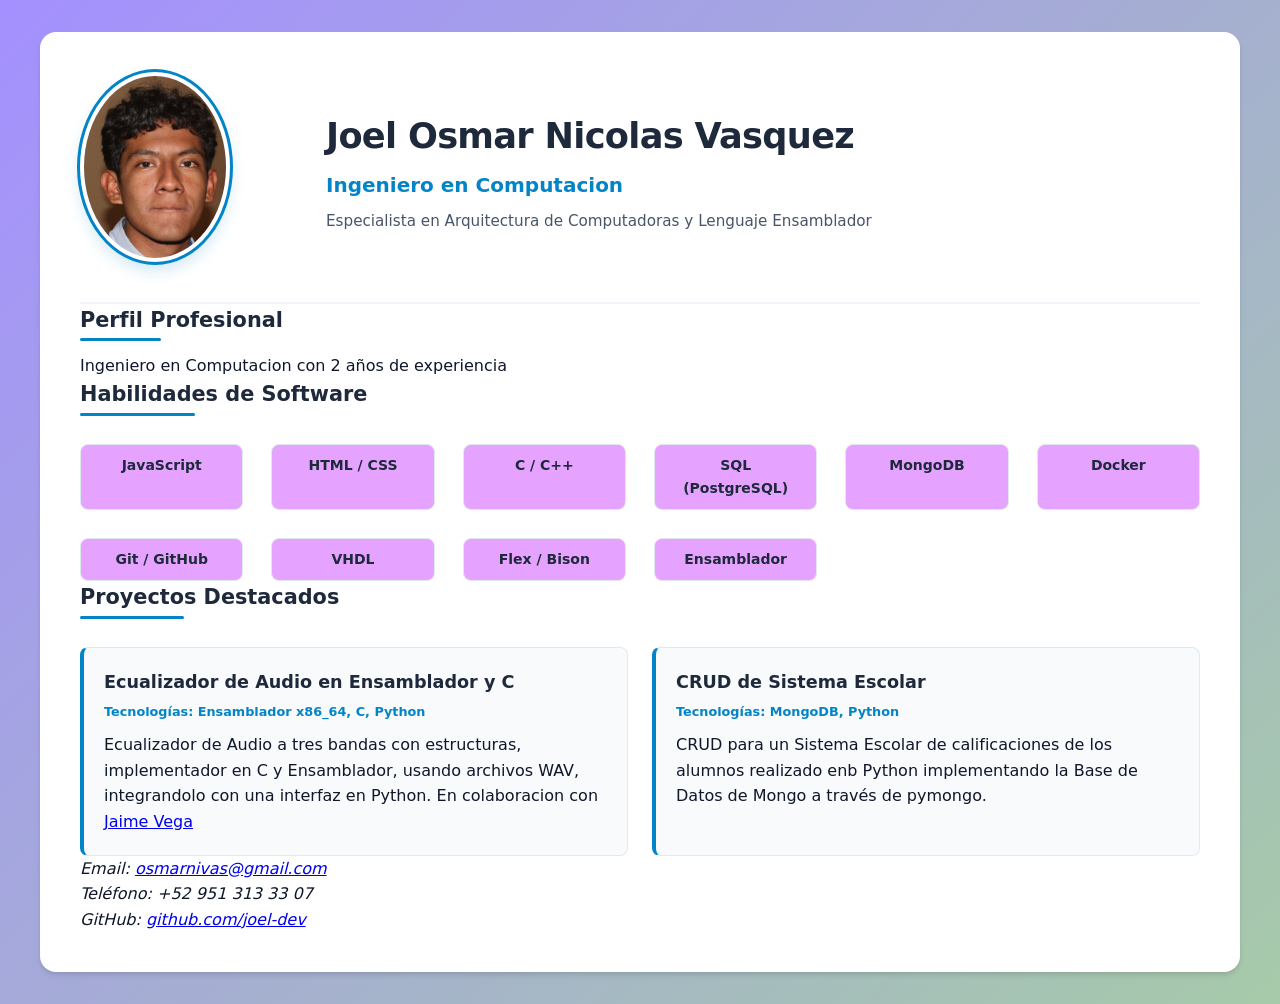
<file: index.html>
<!DOCTYPE html>
<html lang="es">

<head>
    <meta charset="UTF-8">
    <meta name="viewport" content="width=device-width, initial-scale=1.0">
    <title>CV - Ing. Joel Osmar Nicolas Vasquez</title>
    <link rel="stylesheet" href="./css/styles.css">
</head>

<body>
    
    <div class="cv-container">
        <header class="profile-header">
            <div class="avatar-wrapper">
                <img src="img/joel.jpg"
                    alt="Fotografía de Joel" class="profile-avatar">
            </div>
            <div class="profile-title">
                <h1>Joel Osmar Nicolas Vasquez</h1>
                <h2>Ingeniero en Computacion</h2>
                <p class="tagline">Especialista en Arquitectura de Computadoras y Lenguaje Ensamblador</p>
            </div>
        </header>

        <main>
            <section class="cv-section about-section">
                <h3 class="section-title">Perfil Profesional</h3>
                <p>
                    Ingeniero en Computacion con 2 años de experiencia
                </p>
            </section>

            <section class="cv-section skills-section">
                <h3 class="section-title">Habilidades de Software</h3>
                <div class="skills-grid">
                    <span class="skill-badge">JavaScript</span>
                    <span class="skill-badge">HTML / CSS</span>
                    <span class="skill-badge">C / C++</span>
                    <span class="skill-badge">SQL (PostgreSQL)</span>
                    <span class="skill-badge">MongoDB</span>
                    <span class="skill-badge">Docker</span>
                    <span class="skill-badge">Git / GitHub</span>
                    <span class="skill-badge">VHDL</span>
                    <span class="skill-badge">Flex / Bison</span>
                    <span class="skill-badge">Ensamblador</span>
                </div>
            </section>

            <section class="cv-section projects-section">
                <h3 class="section-title">Proyectos Destacados</h3>
                <div class="projects-grid">
                    <article class="project-card">
                        <h4>Ecualizador de Audio en Ensamblador y C</h4>
                        <p class="project-tech">Tecnologías: Ensamblador x86_64, C, Python</p>
                        <p>Ecualizador de Audio a tres bandas con estructuras, implementador
                            en C y Ensamblador, usando archivos WAV, integrandolo con una interfaz
                            en Python. En colaboracion con <a href="https://github.com/JaimeVGA" target="_blank" rel="noopener noreferrer">Jaime Vega</a>
                        </p>
                    </article>

                    <article class="project-card">
                        <h4>CRUD de Sistema Escolar</h4>
                        <p class="project-tech">Tecnologías: MongoDB, Python</p>
                        <p>CRUD para un Sistema Escolar de calificaciones de los alumnos realizado enb Python
                            implementando la Base de Datos de Mongo a través de pymongo.</p>
                    </article>

                </div>
            </section>

        </main>

        <footer class="cv-footer">
            <address class="contact-info">
                <p>Email: <a href="mailto:osmarnivas.com">osmarnivas@gmail.com</a></p>
                <p>Teléfono: +52 951 313 33 07</p>
                <p>GitHub: <a href="https://github.com/Joel-Osmar" target="_blank">github.com/joel-dev</a></p>
            </address>
        </footer>
    </div>

</body>

</html>
</file>
<file: css/styles.css>
* {
    margin: 0;
    padding: 0;
    box-sizing: border-box;
}

:root {
    --primary-color: #1e293b;       /* Azul oscuro sobrio */
    --accent-color: #0284c7;        /* Azul brillante tecnológico */
    --accent-hover: #0369a1;        /* Azul al pasar el cursor */
    --bg-gradient: linear-gradient(135deg, #a490ff 0%, #a6caa9 100%);
    --card-bg: #ffffff;
    --text-primary: #0f172a;
    --text-secondary: #475569;
    --shadow-soft: 0 4px 6px -1px rgba(0, 0, 0, 0.1), 0 2px 4px -1px rgba(0, 0, 0, 0.06);
    --shadow-hover: 0 20px 25px -5px rgba(0, 0, 0, 0.1), 0 10px 10px -5px rgba(0, 0, 0, 0.04);
    --transition-smooth: all 0.3s cubic-bezier(0.4, 0, 0.2, 1);
}


body {
    font-family: 'Segoe UI', system-ui, -apple-system, sans-serif;
    background: var(--bg-gradient);
    color: var(--text-primary);
    line-height: 1.6;
    padding: 2rem 1rem;
    min-height: 100vh;
}

.cv-container {
    max-width: 1200px;
    margin: 0 auto;
    background: var(--card-bg);
    border-radius: 16px;
    padding: 2.5rem;
    box-shadow: var(--shadow-soft);
}


.avatar-wrapper {
    flex-shrink: 0;
}

.profile-avatar {
    /* Dimensiones asimétricas para forzar la forma de óvalo */
    width: 150px;
    height: 190px;
    
    /* El valor del 50% en una caja no cuaf8fafcdrada genera una elipse / óvalo perfecto */
    border-radius: 50%;
    
    /* Evita que la fotografía se deforme o estire */
    object-fit: cover;
    object-position: center top;
    
    /* Borde estético e iluminación */
    border: 4px solid var(--card-bg);
    outline: 3px solid var(--accent-color);
    box-shadow: 0 8px 16px rgba(2, 132, 199, 0.2);
    
    transition: var(--transition-smooth);
}


.profile-header {
    display: flex;
    align-items: center;
    gap: 6rem;
    padding-bottom: 2rem;
    border-bottom: 2px solid #f1f5f9;
}



.profile-title h1 {
    font-size: 2.2rem;
    color: var(--primary-color);
    letter-spacing: -0.02em;
}

.profile-title h2 {
    font-size: 1.25rem;
    color: var(--accent-color);
    font-weight: 800;
    margin-top: 0.25rem;
}


.tagline {
    color: var(--text-secondary);
    font-size: 0.95rem;
    margin-top: 0.5rem;
}



.skills-grid {
    display: grid;
    grid-template-columns: repeat(auto-fit, minmax(140px, 1fr));
    gap: 1.75rem;
    margin-top: 1rem;
}


.skill-badge {
    background-color: hsl(283, 100%, 82%);
    color: var(--primary-color);
    padding: 0.6rem 1rem;
    border-radius: 8px;
    font-size: 0.875rem;
    font-weight: 600;
    text-align: center;
    border: 1px solid #e2e8f0;
    transition: var(--transition-smooth);
}

.projects-grid {
    display: grid;
    grid-template-columns: repeat(auto-fit, minmax(280px, 1fr));
    gap: 1.5rem;
    margin-top: 1rem;
}



.project-card {
    background: #f8fafc;
    border: 1px solid #e2e8f0;
    border-left: 4px solid var(--accent-color);
    padding: 1.25rem;
    border-radius: 8px;
    transition: var(--transition-smooth);
}



.project-card h4 {
    color: var(--primary-color);
    font-size: 1.1rem;
    margin-bottom: 0.4rem;
}

.project-tech {
    font-size: 0.8rem;
    color: var(--accent-color);
    font-weight: 600;
    margin-bottom: 0.6rem;
}

.profile-avatar:hover {
    /* Escalado e inclinación sutil al pasar el mouse */
    transform: scale(1.05) rotate(2deg);
    outline-color: var(--accent-hover);
    box-shadow: 0 12px 24px rgba(2, 132, 199, 0.35);
    cursor: pointer;
}

.profile-card.skill-badge {
    /* Escalado e inclinación sutil al pasar el mouse */
    transform: scale(1.05) rotate(2deg);
    outline-color: var(--accent-hover);
    box-shadow: 0 12px 24px rgba(91, 49, 216, 0.35);
    cursor: pointer;
}


.project-card:hover {
    /* Efecto de levitación vertical */
    transform: translateY(-6px);
    background-color: #ffffff;
    box-shadow: var(--shadow-hover);
    border-color: #cbd5e1;
    border-left-color: var(--accent-hover);
}

.skill-badge:hover {
    background-color: var(--accent-color);
    color: #ffffff;
    transform: translateY(-2px);
    box-shadow: 0 4px 12px rgba(2, 132, 199, 0.3);
}

.project-card:hover {
    /* Efecto de levitación vertical */
    transform: translateY(-6px);
    background-color: #ffffff;
    box-shadow: var(--shadow-hover);
    border-color: #cbd5e1;
    border-left-color: var(--accent-hover);
}

.skill-badge:hover {
    background-color: var(--accent-color);
    color: #ffffff;
    transform: translateY(+8px);
    box-shadow: 0 14px 12px rgba(2, 199, 2, 0.31);
}


.section-title {
    font-size: 1.3rem;
    color: var(--primary-color);
    margin-bottom: 1rem;
    position: relative;
    display: inline-block;
}


.section-title::after {
    content: '';
    position: absolute;
    bottom: -4px;
    left: 0;
    width: 40%;
    height: 3px;
    background-color: var(--accent-color);
    border-radius: 2px;
    transition: var(--transition-smooth);
}

.cv-section:hover .section-title::after {
    width: 100%;
}


.cv-section:hover .section-title::after {
    width: 100%;
}
            


    @keyframes fadeInUp {
        from {
            opacity: 0;
            transform: translateY(20px);
        }
        to {
            opacity: 1;
            transform: translateY(0);
        }
    }

    .cv-container {
        /* Aplicación de la animación */
        animation: fadeInUp 0.8s cubic-bezier(0.16, 1, 0.3, 1) forwards;
    }


/* Modo Oscuro Automático 
@media (prefers-color-scheme: dark) {
    :root {
        /* Inversión de fondos y superficies 
        --bg-gradient: linear-gradient(135deg, #0f172a 0%, #1e293b 100%);
        --card-bg: #1e293b;

        --primary-color: #f8fafc;
        --text-primary: #f8fafc;
        --text-secondary: #94a3b8;
        --accent-color: #5173b3;
        --accent-hover: #534f91;

        --shadow-soft: 0 4px 6px -1px rgba(0, 0, 0, 0.5), 0 2px 4px -1px rgba(0, 0, 0, 0.3);
        --shadow-hover: 0 20px 25px -5px rgba(0, 0, 0, 0.5), 0 10px 10px -5px rgba(0, 0, 0, 0.3);
    }
}*/
</file>
